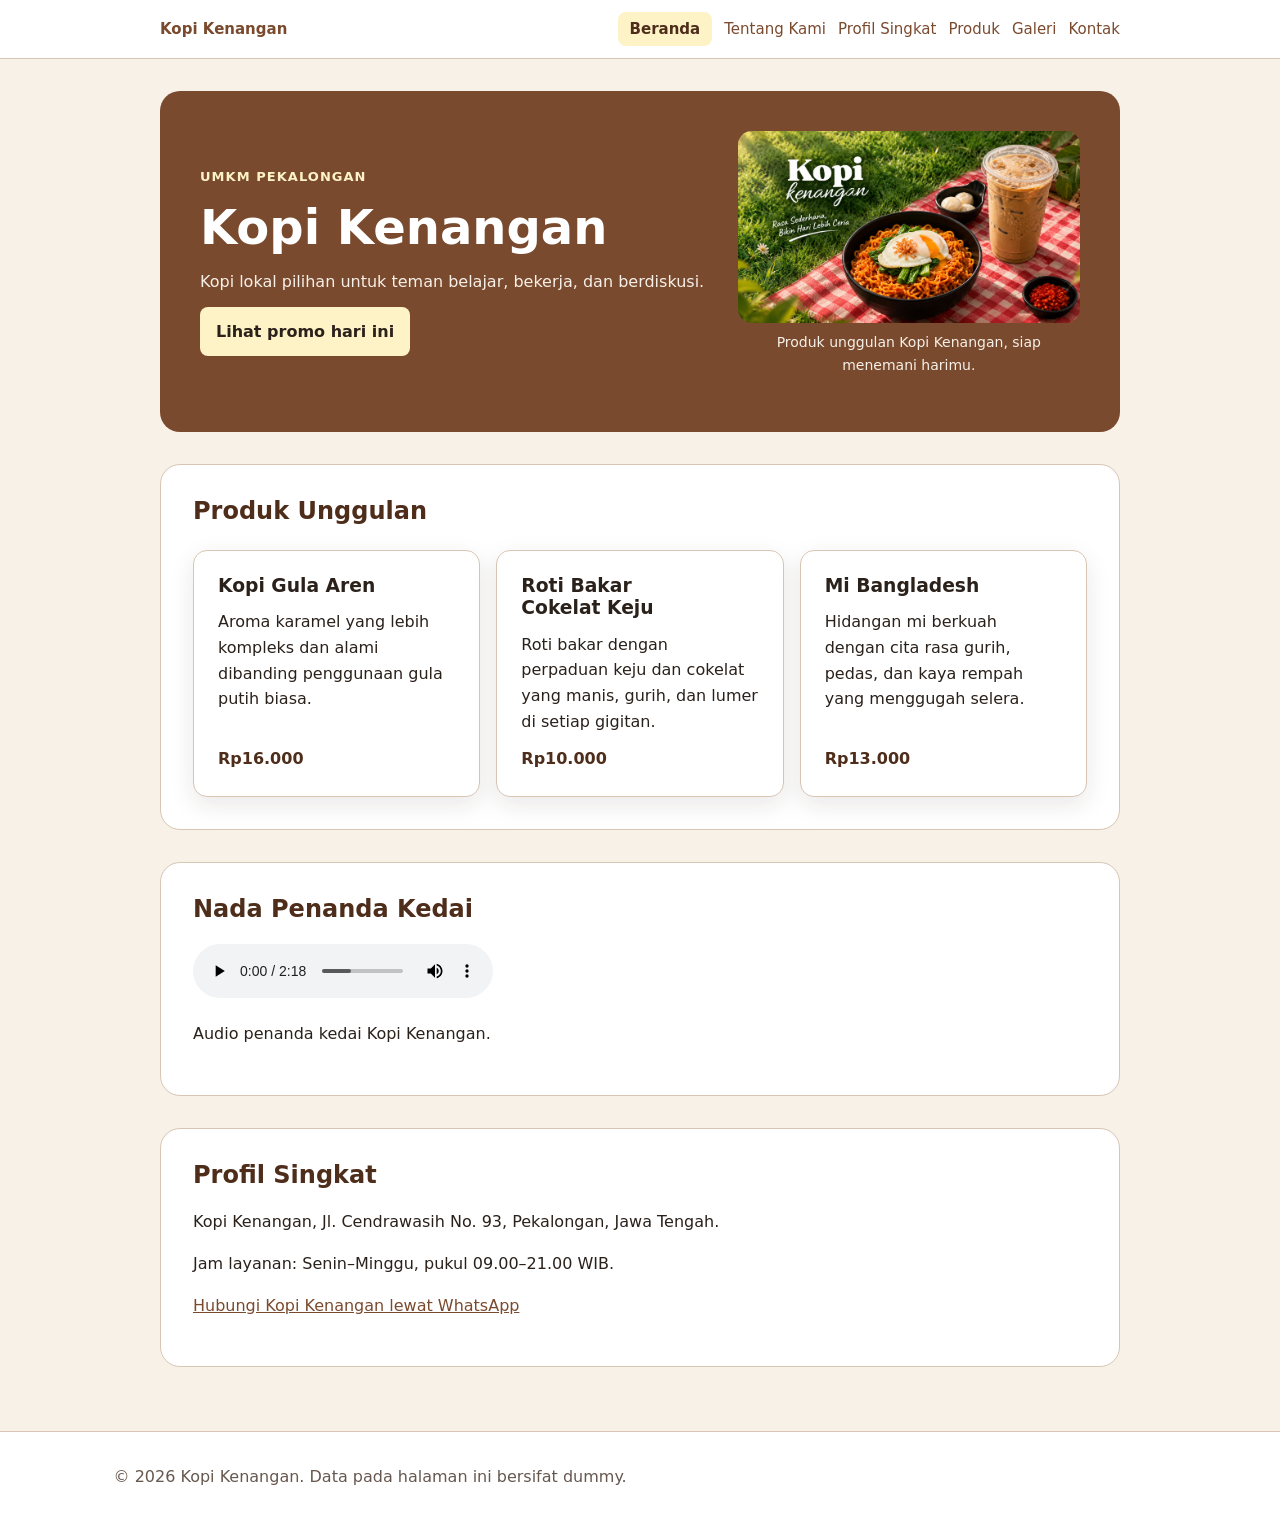
<file: index.html>
<!DOCTYPE html>
<html lang="id">
<head>
    <meta charset="utf-8" />
    <meta name="viewport" content="width=device-width, initial-scale=1" />
    <title>Kopi Kenangan - Website UMKM</title>
    <link rel="stylesheet" href="css/style.css" />
    <link rel="icon" href="data:," />
    <script src="js/nav.js"></script>
</head>
<body>
    <a class="skip-link" href="#konten">Lewati ke konten utama</a>

    <header class="site-header">
        <nav class="nav" aria-label="Navigasi utama">
            <a class="brand" href="index.html">Kopi Kenangan</a>
            <button class="nav-toggle" type="button" aria-expanded="false" aria-controls="menu-utama" aria-label="Buka menu">
                <span class="nav-toggle-bar" aria-hidden="true"></span>
            </button>
            <ul id="menu-utama">
                <li><a aria-current="page" href="index.html">Beranda</a></li>
                <li><a href="tentang.html">Tentang Kami</a></li>
                <li><a href="#profil">Profil Singkat</a></li>
                <li><a href="produk.html">Produk</a></li>
                <li><a href="galeri.html">Galeri</a></li>
                <li><a href="kontak.html">Kontak</a></li>
            </ul>
        </nav>
    </header>

    <main id="konten" class="page">
        <section class="hero" aria-labelledby="hero-title">
            <div class="hero-content">
                <p class="eyebrow">UMKM Pekalongan</p>
                <h1 id="hero-title">Kopi Kenangan</h1>
                <p>Kopi lokal pilihan untuk teman belajar, bekerja, dan berdiskusi.</p>
                <button id="promoButton" type="button">Lihat promo hari ini</button>
            </div>

            <figure class="hero-figure">
                <img
                    class="hero-image"
                    src="assets/images/etalase.png"
                    width="640"
                    height="360"
                    alt="Mi Bangladesh dengan telur, kerupuk, dan es kopi Kenangan disajikan di atas tikar piknik"
                />
                <figcaption>Produk unggulan Kopi Kenangan, siap menemani harimu.</figcaption>
            </figure>
        </section>

        <section aria-labelledby="produk-unggulan-title">
            <h2 id="produk-unggulan-title">Produk Unggulan</h2>

            <div class="product-grid">
                <article class="product-card">
                    <h3>Kopi Gula Aren</h3>
                    <p>Aroma karamel yang lebih kompleks dan alami dibanding penggunaan gula putih biasa.</p>
                    <p class="price">Rp16.000</p>
                </article>

                <article class="product-card">
                    <h3>Roti Bakar Cokelat Keju</h3>
                    <p>Roti bakar dengan perpaduan keju dan cokelat yang manis, gurih, dan lumer di setiap gigitan.</p>
                    <p class="price">Rp10.000</p>
                </article>

                <article class="product-card">
                    <h3>Mi Bangladesh</h3>
                    <p>Hidangan mi berkuah dengan cita rasa gurih, pedas, dan kaya rempah yang menggugah selera.</p>
                    <p class="price">Rp13.000</p>
                </article>
            </div>
        </section>

        <section aria-labelledby="audio-title">
            <h2 id="audio-title">Nada Penanda Kedai</h2>

            <audio controls aria-describedby="audio-note">
                <source src="assets/audio/sound.mp3" type="audio/mpeg">
                Browser Anda tidak mendukung pemutaran audio.
            </audio>

            <p id="audio-note">Audio penanda kedai Kopi Kenangan.</p>
        </section>

        <section id="profil" aria-labelledby="profil-title">
            <h2 id="profil-title">Profil Singkat</h2>
            <p>Kopi Kenangan, Jl. Cendrawasih No. 93, Pekalongan, Jawa Tengah.</p>
            <p>Jam layanan: Senin–Minggu, pukul 09.00–21.00 WIB.</p>
            <p>
                <a href="https://wa.me/6289508997130">Hubungi Kopi Kenangan lewat WhatsApp</a>
            </p>
        </section>
    </main>

    <footer class="site-footer">
        <p>&copy; 2026 Kopi Kenangan. Data pada halaman ini bersifat dummy.</p>
    </footer>

    <script src="js/script.js"></script>
</body>
</html>
</file>
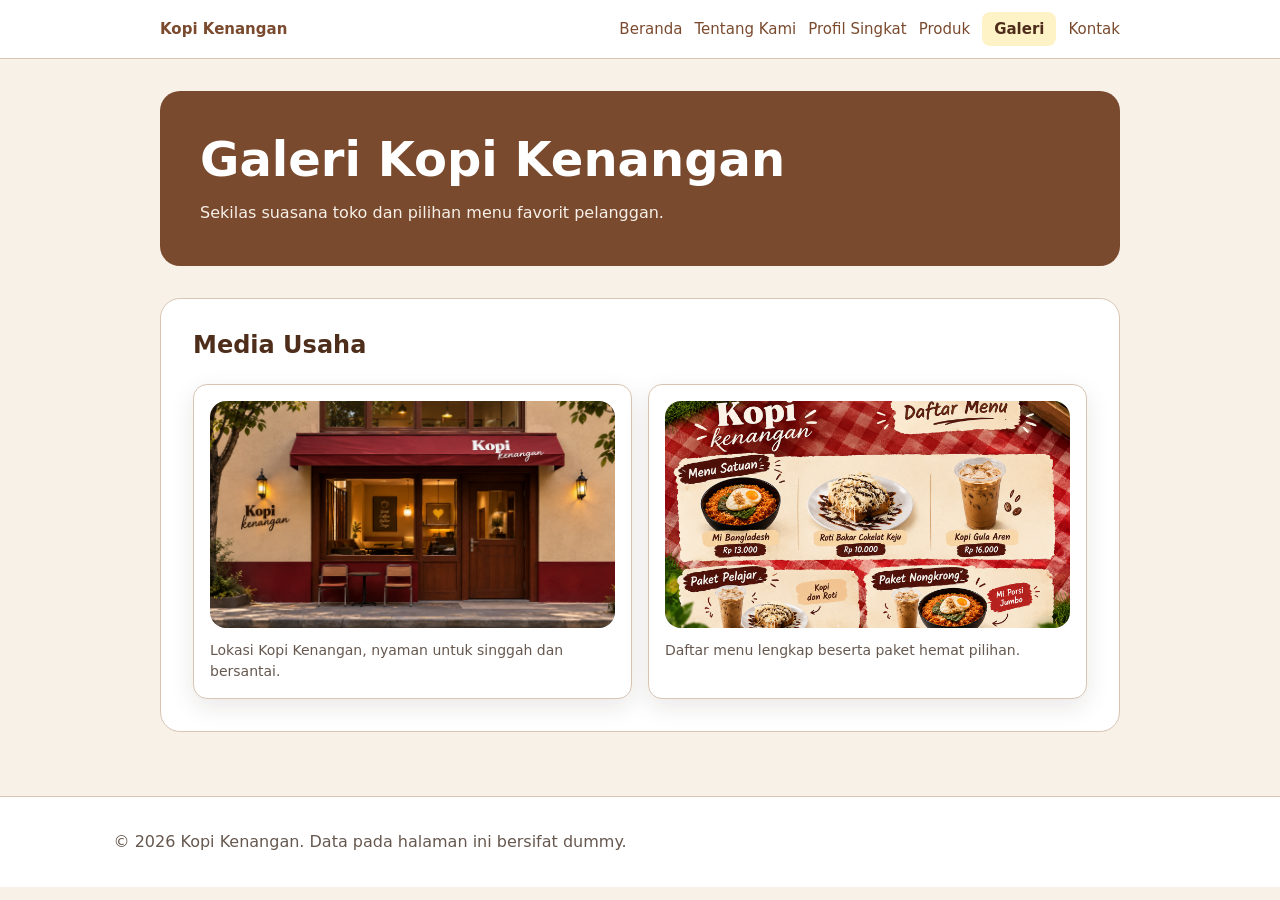
<file: galeri.html>
<!doctype html>
<html lang="id">
<head>
    <meta charset="utf-8" />
    <meta name="viewport" content="width=device-width, initial-scale=1" />
    <title>Galeri Kopi Kenangan - Website UMKM</title>
    <link rel="stylesheet" href="css/style.css" />
    <link rel="icon" href="data:," />
    <script src="js/nav.js"></script>
</head>
<body>
    <a class="skip-link" href="#konten">Lewati ke konten utama</a>

    <header class="site-header">
        <nav class="nav" aria-label="Navigasi utama">
            <a class="brand" href="index.html">Kopi Kenangan</a>
            <button class="nav-toggle" type="button" aria-expanded="false" aria-controls="menu-utama" aria-label="Buka menu">
                <span class="nav-toggle-bar" aria-hidden="true"></span>
            </button>
            <ul id="menu-utama">
                <li><a href="index.html">Beranda</a></li>
                <li><a href="tentang.html">Tentang Kami</a></li>
                <li><a href="index.html#profil">Profil Singkat</a></li>
                <li><a href="produk.html">Produk</a></li>
                <li><a aria-current="page" href="galeri.html">Galeri</a></li>
                <li><a href="kontak.html">Kontak</a></li>
            </ul>
        </nav>
    </header>

    <main id="konten" class="page">
        <section class="hero" aria-labelledby="galeri-title">
            <div class="hero-content">
                <h1 id="galeri-title">Galeri Kopi Kenangan</h1>
                <p>Sekilas suasana toko dan pilihan menu favorit pelanggan.</p>
            </div>
        </section>

        <section aria-labelledby="media-title">
            <h2 id="media-title">Media Usaha</h2>

            <div class="gallery-grid">
                <figure class="media-card">
                    <img
                        src="assets/images/lokasi-toko.png"
                        width="640"
                        height="360"
                        loading="lazy"
                        alt="Tampak depan toko Kopi Kenangan dengan kanopi merah dan meja kursi outdoor"
                    />
                    <figcaption>Lokasi Kopi Kenangan, nyaman untuk singgah dan bersantai.</figcaption>
                </figure>

                <figure class="media-card">
                    <img
                        src="assets/images/daftar-menu.png"
                        width="640"
                        height="360"
                        loading="lazy"
                        alt="Daftar menu Kopi Kenangan berisi Mi Bangladesh, Roti Bakar Cokelat Keju, Kopi Gula Aren, Paket Pelajar, dan Paket Nongkrong"
                    />
                    <figcaption>Daftar menu lengkap beserta paket hemat pilihan.</figcaption>
                </figure>
            </div>
        </section>
    </main>

    <footer class="site-footer">
        <p>&copy; 2026 Kopi Kenangan. Data pada halaman ini bersifat dummy.</p>
    </footer>
</body>
</html>
</file>
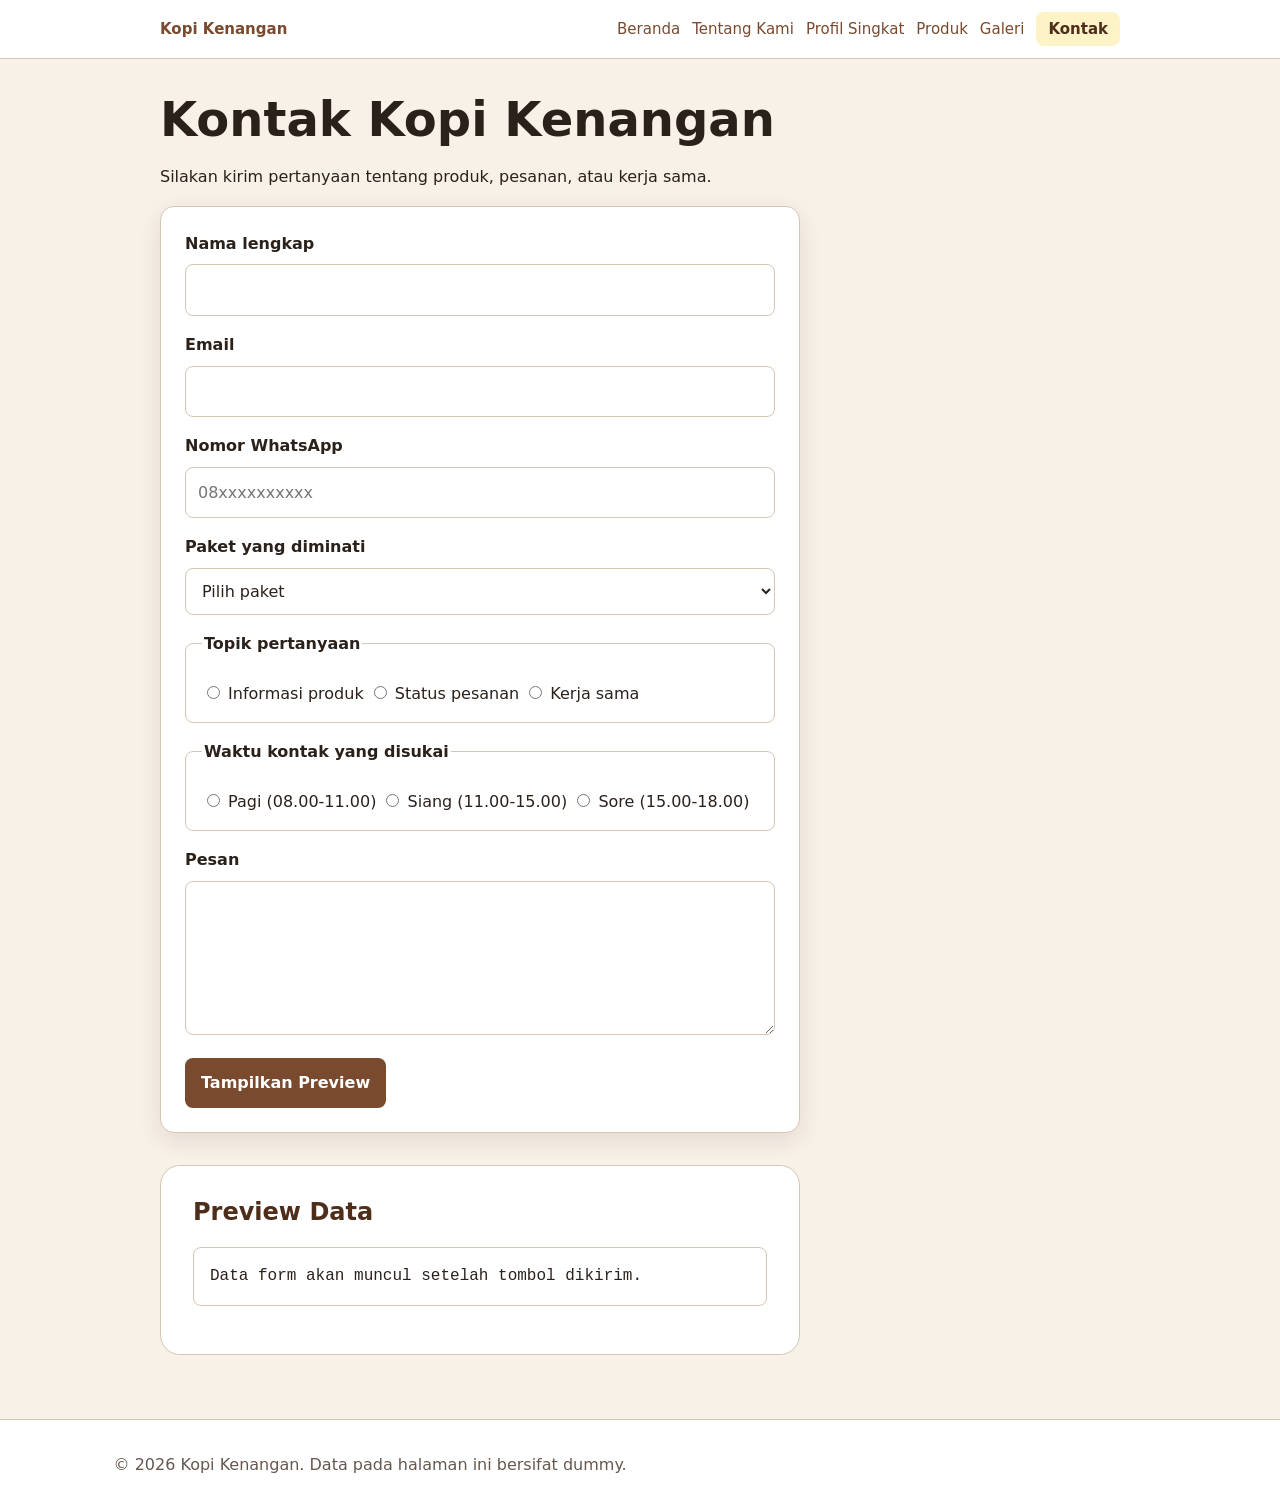
<file: kontak.html>
<!doctype html>
<html lang="id">
  <head>
    <meta charset="utf-8" />
    <meta name="viewport" content="width=device-width, initial-scale=1" />
    <title>Kontak Kopi Kenangan - Website UMKM</title>
    <link rel="stylesheet" href="css/style.css" />
    <link rel="icon" href="data:," />
    <script src="js/nav.js"></script>
    <script src="js/form.js" defer></script>
  </head>

  <body>
    <a class="skip-link" href="#konten">Lewati ke konten utama</a>

    <header class="site-header">
      <nav class="nav" aria-label="Navigasi utama">
        <a class="brand" href="index.html">Kopi Kenangan</a>
        <button class="nav-toggle" type="button" aria-expanded="false" aria-controls="menu-utama" aria-label="Buka menu">
            <span class="nav-toggle-bar" aria-hidden="true"></span>
        </button>
        <ul id="menu-utama">
          <li><a href="index.html">Beranda</a></li>
          <li><a href="tentang.html">Tentang Kami</a></li>
          <li><a href="index.html#profil">Profil Singkat</a></li>
          <li><a href="produk.html">Produk</a></li>
          <li><a href="galeri.html">Galeri</a></li>
          <li><a aria-current="page" href="kontak.html">Kontak</a></li>
        </ul>
      </nav>
    </header>

    <main id="konten" class="page">
      <h1>Kontak Kopi Kenangan</h1>
      <p>Silakan kirim pertanyaan tentang produk, pesanan, atau kerja sama.</p>

      <form id="form-kontak" action="#" method="post">
        <div class="field">
          <label for="nama">Nama lengkap</label>
          <input id="nama" name="nama" type="text" autocomplete="name" required minlength="3" />
        </div>

        <div class="field">
          <label for="email">Email</label>
          <input id="email" name="email" type="email" autocomplete="email" required />
        </div>

        <div class="field">
          <label for="whatsapp">Nomor WhatsApp</label>
          <input id="whatsapp" name="whatsapp" type="tel" autocomplete="tel" inputmode="tel" placeholder="08xxxxxxxxxx" required />
        </div>

        <div class="field">
          <label for="paket">Paket yang diminati</label>
          <select id="paket" name="paket" required>
            <option value="">Pilih paket</option>
            <option value="pelajar">Paket Pelajar</option>
            <option value="nongkrong">Paket Nongkrong</option>
            <option value="satuan">Menu Satuan</option>
          </select>
        </div>

        <fieldset>
          <legend>Topik pertanyaan</legend>
          <label><input type="radio" name="topik" value="produk" required /> Informasi produk</label>
          <label><input type="radio" name="topik" value="pesanan" /> Status pesanan</label>
          <label><input type="radio" name="topik" value="kerja-sama" /> Kerja sama</label>
        </fieldset>

        <fieldset>
          <legend>Waktu kontak yang disukai</legend>
          <label><input type="radio" name="waktu-kontak" value="pagi" required /> Pagi (08.00-11.00)</label>
          <label><input type="radio" name="waktu-kontak" value="siang" /> Siang (11.00-15.00)</label>
          <label><input type="radio" name="waktu-kontak" value="sore" /> Sore (15.00-18.00)</label>
        </fieldset>

        <div class="field">
          <label for="pesan">Pesan</label>
          <textarea id="pesan" name="pesan" rows="5" required minlength="10"></textarea>
        </div>

        <div class="form-actions">
          <button type="submit">Tampilkan Preview</button>
        </div>
      </form>

      <section aria-labelledby="preview-title">
        <h2 id="preview-title">Preview Data</h2>
        <pre id="preview-form" aria-live="polite">Data form akan muncul setelah tombol dikirim.</pre>
      </section>
    </main>

    <footer class="site-footer">
      <p>&copy; 2026 Kopi Kenangan. Data pada halaman ini bersifat dummy.</p>
    </footer>
  </body>
</html>
</file>
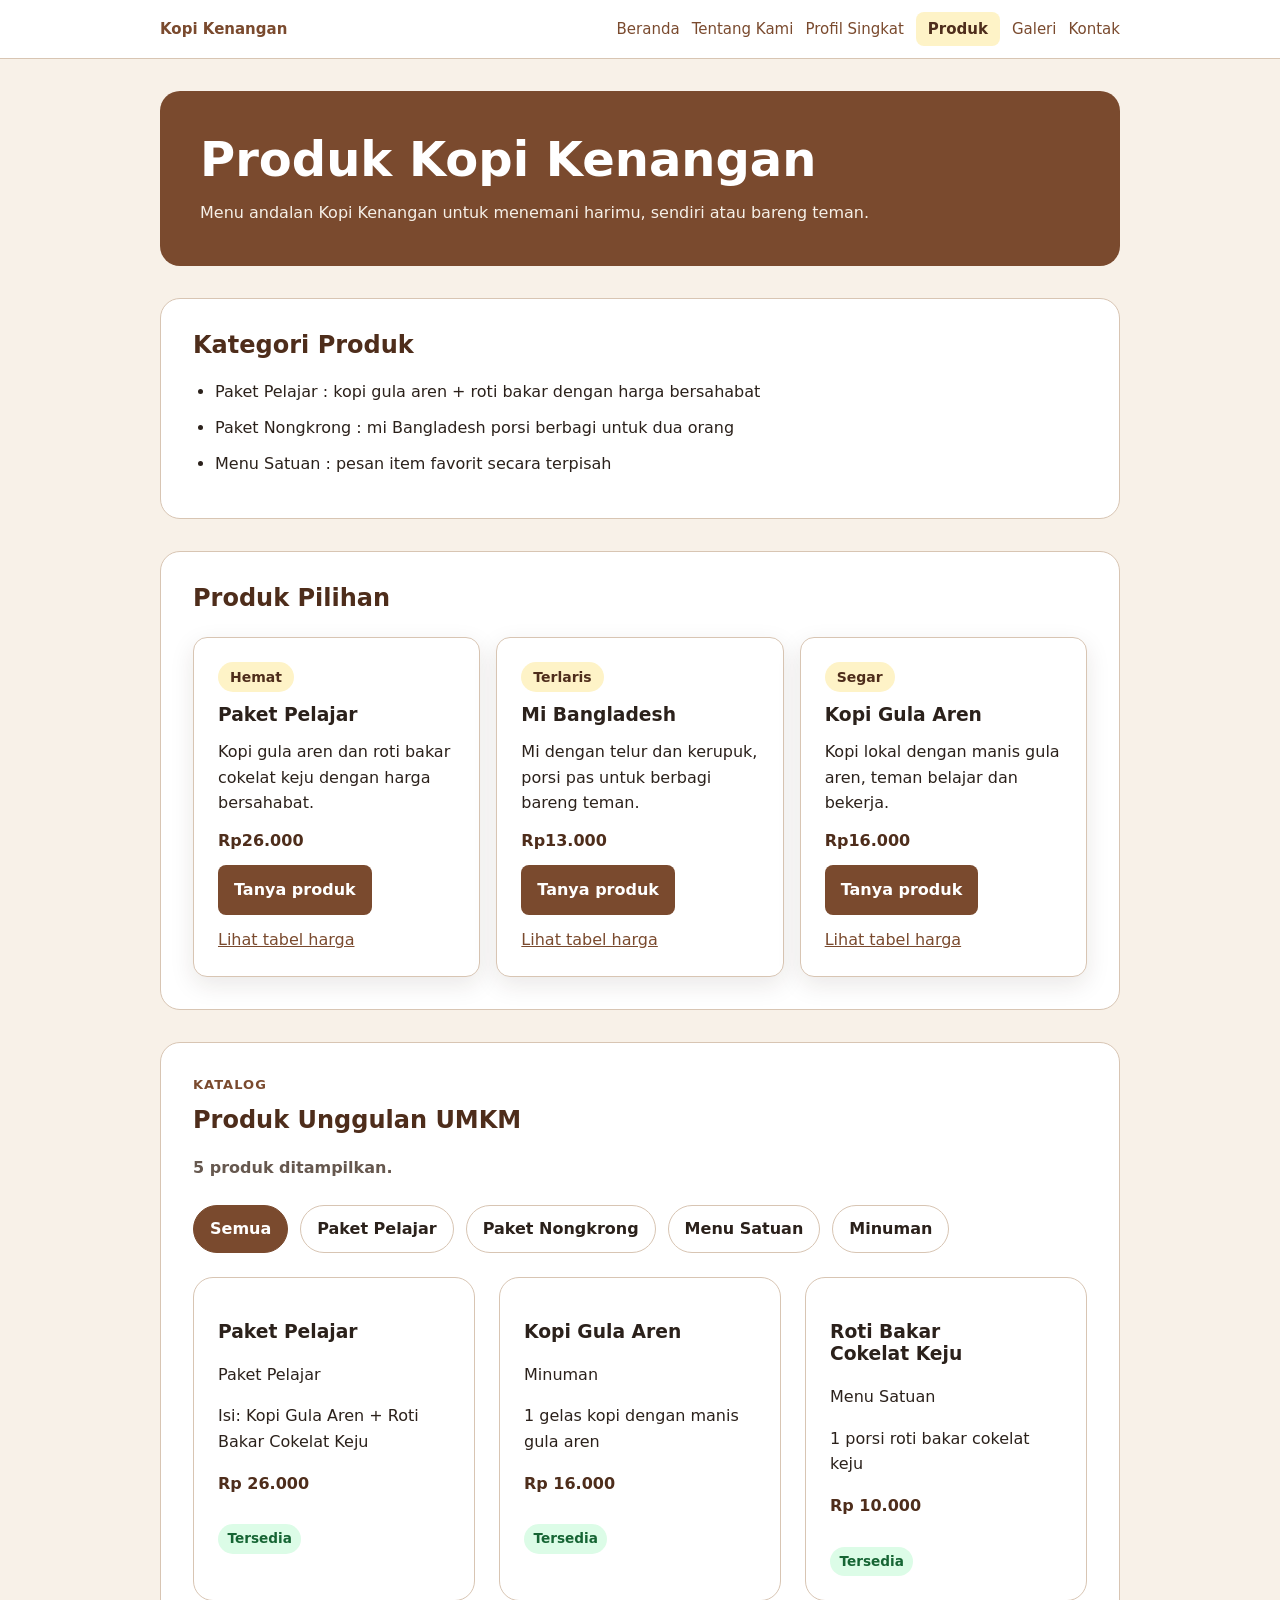
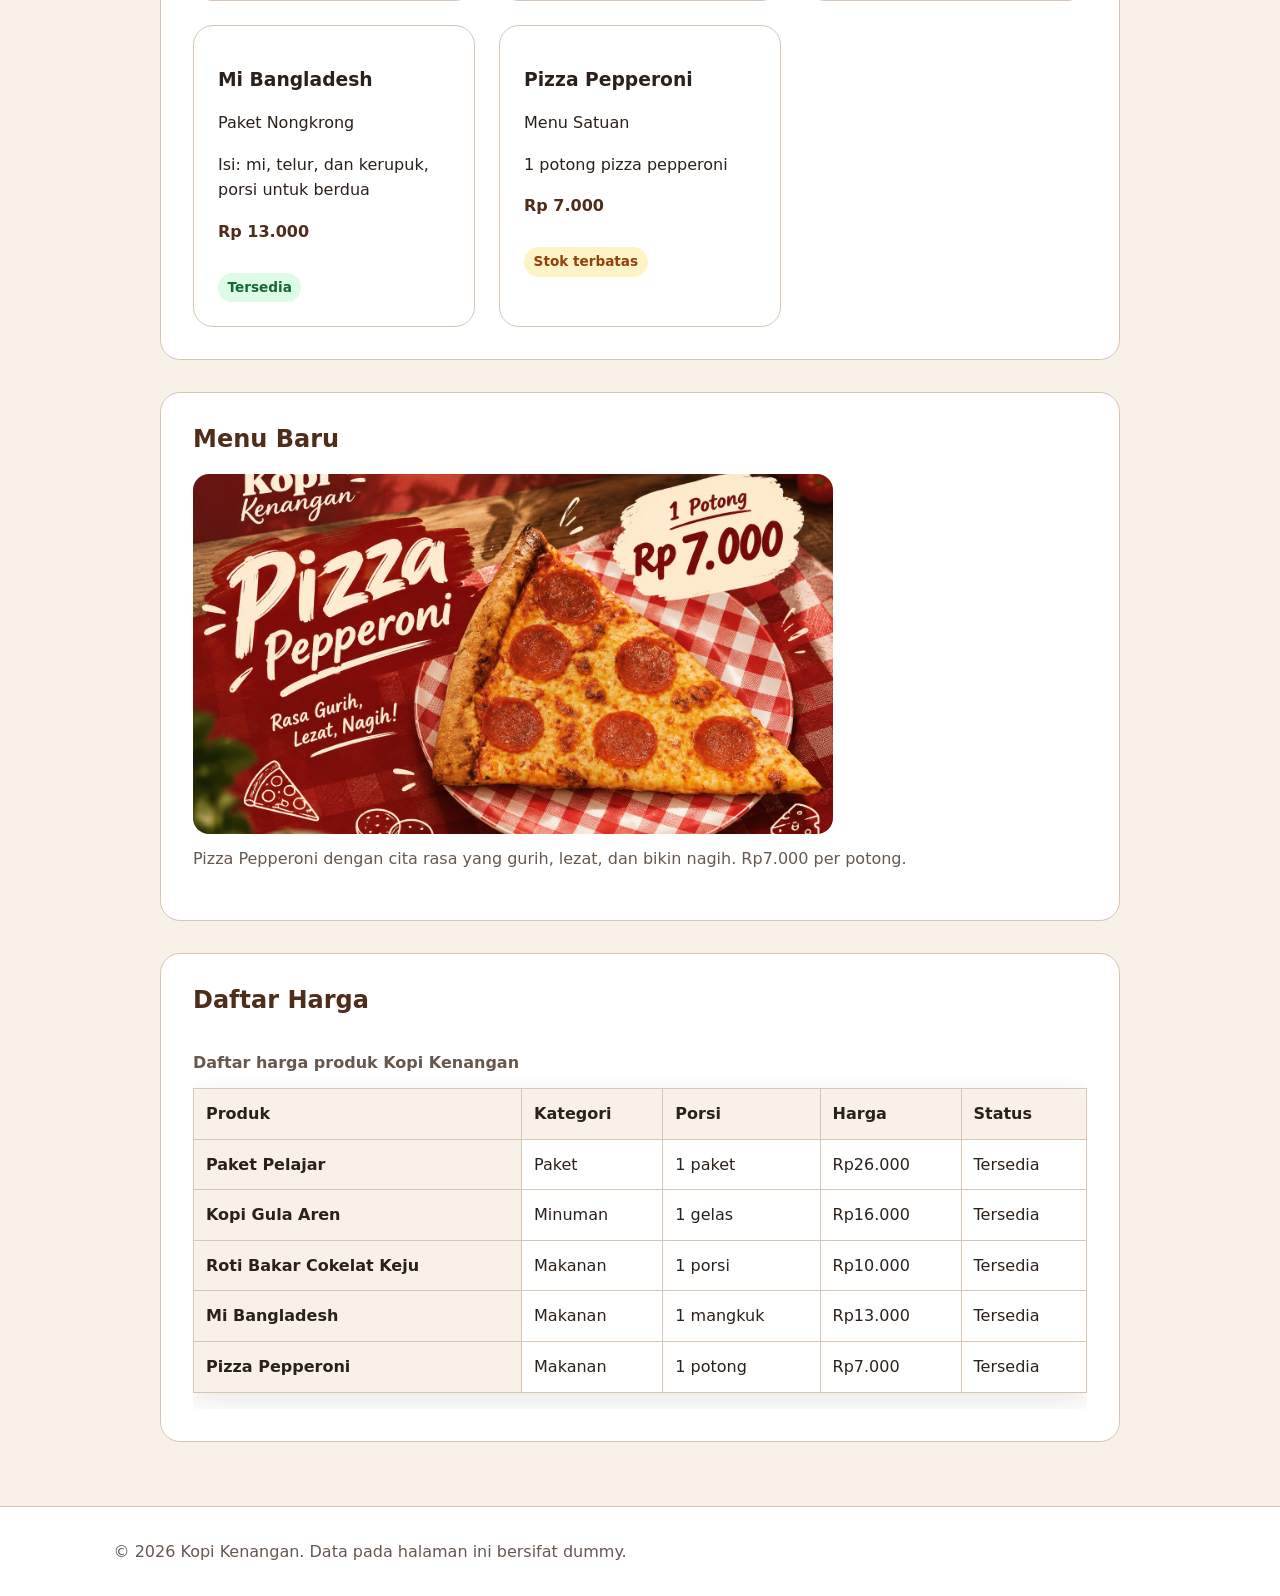
<file: produk.html>
<!doctype html>
<html lang="id">
  <head>
    <meta charset="utf-8" />
    <meta name="viewport" content="width=device-width, initial-scale=1" />
    <title>Produk Kopi Kenangan - Website UMKM</title>
    <link rel="stylesheet" href="css/style.css" />
    <link rel="icon" href="data:," />
    <script src="js/nav.js"></script>
    <script src="js/app.js" defer></script>
  </head>
  <body>
    <a class="skip-link" href="#konten">Lewati ke konten utama</a>
    <header class="site-header">
      <nav class="nav" aria-label="Navigasi utama">
        <a class="brand" href="index.html">Kopi Kenangan</a>
        <button class="nav-toggle" type="button" aria-expanded="false" aria-controls="menu-utama" aria-label="Buka menu">
          <span class="nav-toggle-bar" aria-hidden="true"></span>
        </button>
        <ul id="menu-utama">
          <li><a href="index.html">Beranda</a></li>
          <li><a href="tentang.html">Tentang Kami</a></li>
          <li><a href="index.html#profil">Profil Singkat</a></li>
          <li><a aria-current="page" href="produk.html">Produk</a></li>
          <li><a href="galeri.html">Galeri</a></li>
          <li><a href="kontak.html">Kontak</a></li>
        </ul>
      </nav>
    </header>
    <main id="konten" class="page">
      <section class="hero" aria-labelledby="produk-title">
        <div class="hero-content">
          <h1 id="produk-title">Produk Kopi Kenangan</h1>
          <p>Menu andalan Kopi Kenangan untuk menemani harimu, sendiri atau bareng teman.</p>
        </div>
      </section>

      <section aria-labelledby="kategori-title">
        <h2 id="kategori-title">Kategori Produk</h2>
        <ul>
          <li>Paket Pelajar : kopi gula aren + roti bakar dengan harga bersahabat</li>
          <li>Paket Nongkrong : mi Bangladesh porsi berbagi untuk dua orang</li>
          <li>Menu Satuan : pesan item favorit secara terpisah</li>
        </ul>
      </section>

      <section aria-labelledby="produk-pilihan-title">
        <h2 id="produk-pilihan-title">Produk Pilihan</h2>
        <div class="product-grid">
          <article class="product-card">
            <span class="product-badge">Hemat</span>
            <h3>Paket Pelajar</h3>
            <p>Kopi gula aren dan roti bakar cokelat keju dengan harga bersahabat.</p>
            <p class="price">Rp26.000</p>
            <div class="card-actions">
              <a class="button" href="kontak.html">Tanya produk</a>
              <a href="#harga-title">Lihat tabel harga</a>
            </div>
          </article>

          <article class="product-card">
            <span class="product-badge">Terlaris</span>
            <h3>Mi Bangladesh</h3>
            <p>Mi dengan telur dan kerupuk, porsi pas untuk berbagi bareng teman.</p>
            <p class="price">Rp13.000</p>
            <div class="card-actions">
              <a class="button" href="kontak.html">Tanya produk</a>
              <a href="#harga-title">Lihat tabel harga</a>
            </div>
          </article>

          <article class="product-card">
            <span class="product-badge">Segar</span>
            <h3>Kopi Gula Aren</h3>
            <p>Kopi lokal dengan manis gula aren, teman belajar dan bekerja.</p>
            <p class="price">Rp16.000</p>
            <div class="card-actions">
              <a class="button" href="kontak.html">Tanya produk</a>
              <a href="#harga-title">Lihat tabel harga</a>
            </div>
          </article>
        </div>
      </section>

      <section class="section" aria-labelledby="produk-katalog-title">
        <div class="section-header">
          <p class="eyebrow">Katalog</p>
          <h2 id="produk-katalog-title">Produk Unggulan UMKM</h2>
          <p id="produk-status" class="produk-status">Produk belum dimuat.</p>
        </div>

        <div class="filter-bar" aria-label="Filter kategori produk">
          <button type="button" class="filter-button is-active" data-filter="Semua">Semua</button>
          <button type="button" class="filter-button" data-filter="Paket Pelajar">Paket Pelajar</button>
          <button type="button" class="filter-button" data-filter="Paket Nongkrong">Paket Nongkrong</button>
          <button type="button" class="filter-button" data-filter="Menu Satuan">Menu Satuan</button>
          <button type="button" class="filter-button" data-filter="Minuman">Minuman</button>
        </div>

        <div id="produk-grid" class="js-product-grid" aria-live="polite"></div>
      </section>

      <section aria-labelledby="menu-baru-title">
        <h2 id="menu-baru-title">Menu Baru</h2>
        <figure>
          <img
            src="assets/images/pizza-pepperoni.jpg"
            width="640"
            height="360"
            alt="Sepotong pizza pepperoni dengan taburan keju dan pepperoni di atas piring bermotif kotak merah putih"
          />
          <figcaption>Pizza Pepperoni dengan cita rasa yang gurih, lezat, dan bikin nagih. Rp7.000 per potong.</figcaption>
        </figure>
      </section>

      <section aria-labelledby="harga-title">
        <h2 id="harga-title">Daftar Harga</h2>
        <div class="table-scroll" role="region" aria-labelledby="daftar-harga-caption" tabindex="0">
          <table>
            <caption id="daftar-harga-caption">Daftar harga produk Kopi Kenangan</caption>
            <thead>
              <tr>
                <th scope="col">Produk</th>
                <th scope="col">Kategori</th>
                <th scope="col">Porsi</th>
                <th scope="col">Harga</th>
                <th scope="col">Status</th>
              </tr>
            </thead>
            <tbody>
              <tr>
                <th scope="row">Paket Pelajar</th>
                <td>Paket</td>
                <td>1 paket</td>
                <td>Rp26.000</td>
                <td>Tersedia</td>
              </tr>
              <tr>
                <th scope="row">Kopi Gula Aren</th>
                <td>Minuman</td>
                <td>1 gelas</td>
                <td>Rp16.000</td>
                <td>Tersedia</td>
              </tr>
              <tr>
                <th scope="row">Roti Bakar Cokelat Keju</th>
                <td>Makanan</td>
                <td>1 porsi</td>
                <td>Rp10.000</td>
                <td>Tersedia</td>
              </tr>
              <tr>
                <th scope="row">Mi Bangladesh</th>
                <td>Makanan</td>
                <td>1 mangkuk</td>
                <td>Rp13.000</td>
                <td>Tersedia</td>
              </tr>
              <tr>
                <th scope="row">Pizza Pepperoni</th>
                <td>Makanan</td>
                <td>1 potong</td>
                <td>Rp7.000</td>
                <td>Tersedia</td>
              </tr>
            </tbody>
          </table>
        </div>
      </section>
    </main>
    <footer class="site-footer">
      <p>&copy; 2026 Kopi Kenangan. Data pada halaman ini bersifat dummy.</p>
    </footer>
  </body>
</html>
</file>
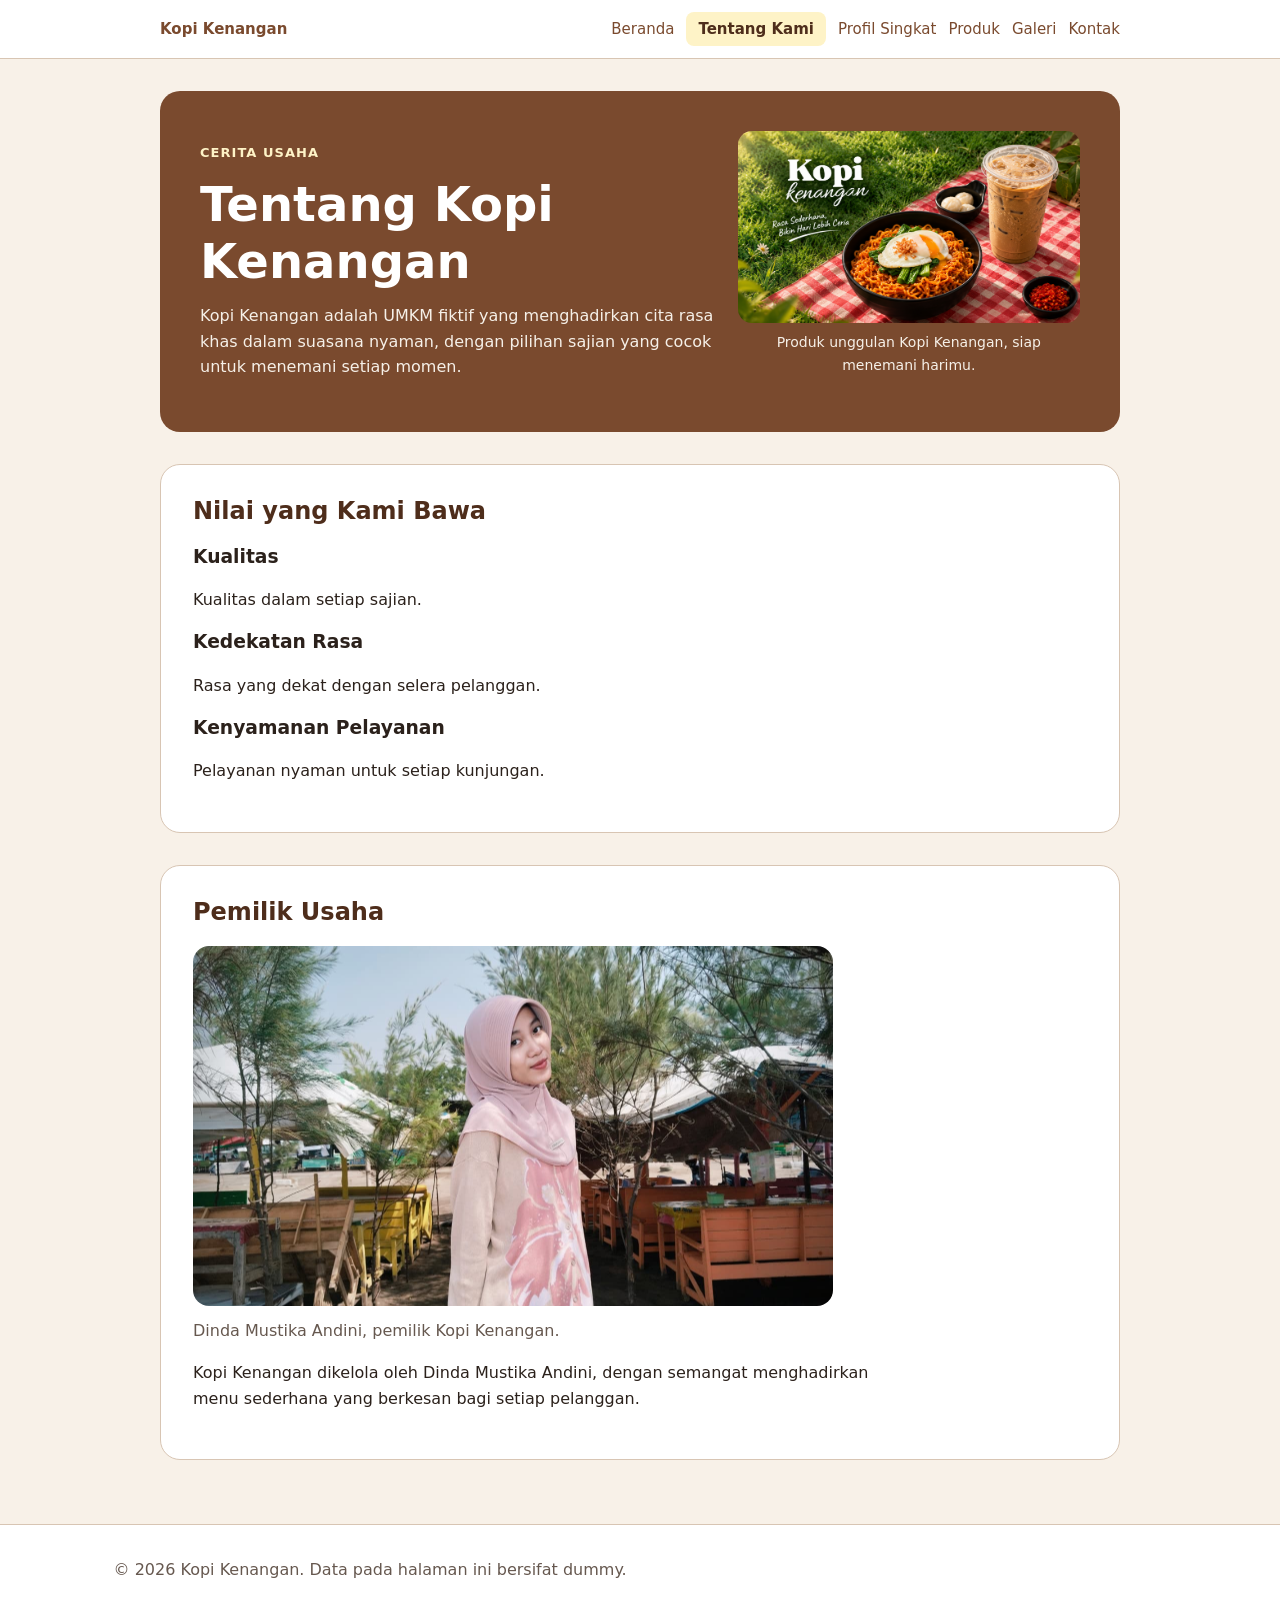
<file: tentang.html>
<!doctype html>
<html lang="id">
<head>
    <meta charset="utf-8" />
    <meta name="viewport" content="width=device-width, initial-scale=1" />
    <title>Tentang Kopi Kenangan - Website UMKM</title>
    <link rel="stylesheet" href="css/style.css" />
    <link rel="icon" href="data:," />
    <script src="js/nav.js"></script>
</head>
<body>
    <a class="skip-link" href="#konten">Lewati ke konten utama</a>

    <header class="site-header">
        <nav class="nav" aria-label="Navigasi utama">
            <a class="brand" href="index.html">Kopi Kenangan</a>
            <button class="nav-toggle" type="button" aria-expanded="false" aria-controls="menu-utama" aria-label="Buka menu">
                <span class="nav-toggle-bar" aria-hidden="true"></span>
            </button>
            <ul id="menu-utama">
                <li><a href="index.html">Beranda</a></li>
                <li><a aria-current="page" href="tentang.html">Tentang Kami</a></li>
                <li><a href="index.html#profil">Profil Singkat</a></li>
                <li><a href="produk.html">Produk</a></li>
                <li><a href="galeri.html">Galeri</a></li>
                <li><a href="kontak.html">Kontak</a></li>
            </ul>
        </nav>
    </header>

    <main id="konten" class="page">
        <section class="hero" aria-labelledby="tentang-title">
            <div class="hero-content">
                <p class="eyebrow">Cerita Usaha</p>
                <h1 id="tentang-title">Tentang Kopi Kenangan</h1>
                <p>
                    Kopi Kenangan adalah UMKM fiktif yang menghadirkan cita rasa khas
                    dalam suasana nyaman, dengan pilihan sajian yang cocok untuk
                    menemani setiap momen.
                </p>
            </div>

            <figure>
                <img
                    class="hero-image"
                    src="assets/images/etalase.png"
                    width="640"
                    height="360"
                    alt="Mi Bangladesh dengan telur, kerupuk, dan es kopi Kenangan disajikan di atas tikar piknik"
                />
                <figcaption>Produk unggulan Kopi Kenangan, siap menemani harimu.</figcaption>
            </figure>
        </section>

        <section aria-labelledby="nilai-title">
            <h2 id="nilai-title">Nilai yang Kami Bawa</h2>

            <article>
                <h3>Kualitas</h3>
                <p>Kualitas dalam setiap sajian.</p>
            </article>

            <article>
                <h3>Kedekatan Rasa</h3>
                <p>Rasa yang dekat dengan selera pelanggan.</p>
            </article>

            <article>
                <h3>Kenyamanan Pelayanan</h3>
                <p>Pelayanan nyaman untuk setiap kunjungan.</p>
            </article>
        </section>

        <section aria-labelledby="owner-title">
            <h2 id="owner-title">Pemilik Usaha</h2>

            <figure>
                <img
                    src="assets/images/owner.jpg"
                    width="640"
                    height="360"
                    loading="lazy"
                    alt="Foto pemilik Kopi Kenangan mengenakan hijab dan outfit casual di area outdoor"
                />
                <figcaption>Dinda Mustika Andini, pemilik Kopi Kenangan.</figcaption>
            </figure>

            <p>
                Kopi Kenangan dikelola oleh Dinda Mustika Andini, dengan semangat
                menghadirkan menu sederhana yang berkesan bagi setiap pelanggan.
            </p>
        </section>
    </main>

    <footer class="site-footer">
        <p>&copy; 2026 Kopi Kenangan. Data pada halaman ini bersifat dummy.</p>
    </footer>
</body>
</html>
</file>
<file: css/style.css>
:root {
  --color-primary: #7a4a2e;
  --color-primary-strong: #4e2d1b;
  --color-text: #2b211b;
  --color-muted: #66584f;
  --color-surface: #ffffff;
  --color-surface-soft: #f8f1e8;
  --color-border: #d8c5b3;
  --color-focus: #1459c7;
  --color-accent: #fef3c7;
  --color-accent-strong: #fde68a;

  --space-1: 0.5rem;
  --space-2: 0.75rem;
  --space-3: 1rem;
  --space-4: 1.5rem;
  --space-5: 2rem;
  --space-6: 2.5rem;

  --radius-sm: 0.5rem;
  --radius-md: 0.875rem;
  --radius-lg: 1.25rem;

  --shadow-card: 0 0.5rem 1.5rem rgb(47 33 24 / 0.1);
}

*,
*::before,
*::after {
  box-sizing: border-box;
}

html {
  color-scheme: light;
}

body {
  margin: 0;
  color: var(--color-text);
  background: var(--color-surface-soft);
  font-family: system-ui, -apple-system, BlinkMacSystemFont, "Segoe UI", sans-serif;
  font-size: 1rem;
  line-height: 1.6;
}

input,
select,
textarea,
button {
  font: inherit;
}

img {
  display: block;
  max-width: 100%;
  height: auto;
}

.hero-image {
  width: 100%;
  max-width: 640px;
  border-radius: var(--radius-md);
}

a {
  color: var(--color-primary);
}

a:hover {
  color: var(--color-primary-strong);
}

.site-header,
.site-footer {
  padding: var(--space-3) var(--space-4);
  background: var(--color-surface);
  border-bottom: 1px solid var(--color-border);
}

.site-footer {
  margin-top: var(--space-5);
  color: var(--color-muted);
  text-align: center;
  border-top: 1px solid var(--color-border);
  border-bottom: 0;
}

.nav,
.page {
  width: min(100% - 2rem, 60rem);
  margin-inline: auto;
}

.nav {
  display: flex;
  flex-direction: column;
  gap: var(--space-3);
  align-items: flex-start;
}

.brand {
  display: inline-block;
  color: var(--color-text);
  font-weight: 800;
  text-decoration: none;
}

.nav ul {
  display: flex;
  flex-direction: column;
  gap: var(--space-2);
  flex-wrap: wrap;
  padding: 0;
  margin: 0;
  list-style: none;
}

.nav li {
  margin: 0;
}

.nav a {
  color: var(--color-primary);
  font-size: 15px;
  text-decoration: none;
}

.nav a:hover {
  text-decoration: underline;
}

.nav a[aria-current="page"] {
  padding: var(--space-1) var(--space-2);
  color: var(--color-primary-strong);
  font-weight: 700;
  text-decoration: none;
  background: var(--color-accent);
  border-radius: var(--radius-sm);
}

.js .nav {
  flex-direction: row;
  flex-wrap: wrap;
  align-items: center;
  justify-content: space-between;
}

.nav-toggle {
  display: none;
  align-items: center;
  justify-content: center;
  width: 2.75rem;
  height: 2.75rem;
  padding: 0;
  background: transparent;
  border: 1px solid var(--color-border);
  border-radius: var(--radius-sm);
}

.nav-toggle:hover {
  background: var(--color-accent);
}

.js .nav-toggle {
  display: inline-flex;
}

.nav-toggle-bar,
.nav-toggle-bar::before,
.nav-toggle-bar::after {
  display: block;
  width: 1.25rem;
  height: 2px;
  background: var(--color-primary-strong);
  border-radius: 2px;
  transition: transform 0.2s ease, background 0.2s ease;
}

.nav-toggle-bar {
  position: relative;
}

.nav-toggle-bar::before,
.nav-toggle-bar::after {
  position: absolute;
  left: 0;
  content: "";
}

.nav-toggle-bar::before {
  top: -6px;
}

.nav-toggle-bar::after {
  top: 6px;
}

.nav-toggle[aria-expanded="true"] .nav-toggle-bar {
  background: transparent;
}

.nav-toggle[aria-expanded="true"] .nav-toggle-bar::before {
  transform: translateY(6px) rotate(45deg);
}

.nav-toggle[aria-expanded="true"] .nav-toggle-bar::after {
  transform: translateY(-6px) rotate(-45deg);
}

.js .nav ul {
  display: none;
  width: 100%;
}

.js .nav ul.is-open {
  display: flex;
}

.page {
  padding-block: var(--space-5);
}

.hero {
  display: grid;
  grid-template-columns: 1fr;
  gap: var(--space-4);
  align-items: center;
  padding: var(--space-6);
  color: var(--color-surface);
  background: var(--color-primary);
  border-radius: var(--radius-lg);
}

.hero-content {
  display: flex;
  flex-direction: column;
  align-items: flex-start;
  gap: var(--space-2);
}

.hero-content:only-child {
  grid-column: 1 / -1;
}

h1,
h2,
h3 {
  line-height: 1.2;
  text-wrap: balance;
}

h1 {
  margin: 0 0 16px;
  color: var(--color-text);
  font-size: clamp(2rem, 6vw, 3rem);
}

h2 {
  margin-top: 0;
  color: var(--color-primary-strong);
  font-size: 24px;
}

p,
li {
  max-width: 68ch;
}

.eyebrow {
  margin: 0 0 10px;
  color: var(--color-primary);
  font-size: 13px;
  font-weight: 800;
  letter-spacing: 0.08em;
  text-transform: uppercase;
}

.hero .eyebrow {
  color: var(--color-accent);
}

.hero h1 {
  margin: 0;
  color: var(--color-surface);
}

.hero p {
  margin: 0;
  color: #f6f0e8;
}

.page img {
  aspect-ratio: 16 / 9;
  object-fit: cover;
  object-position: center;
  margin: var(--space-3) 0 var(--space-2);
  border-radius: 16px;
}

.hero img {
  margin: 0;
  aspect-ratio: auto;
  border-radius: 14px;
  object-fit: contain;
}

.hero figure {
  margin: 0;
  align-self: center;
}

.hero figcaption {
  margin-top: 8px;
  color: #f6f0e8;
  font-size: 14px;
  text-align: center;
}

.page figure:not(.media-card) {
  margin-block: 0;
}

.page figure:not(.media-card) figcaption {
  margin-bottom: var(--space-3);
}

.page > section:not(.hero) {
  padding: var(--space-5);
  margin-top: var(--space-5);
  background: var(--color-surface);
  border: 1px solid var(--color-border);
  border-radius: var(--radius-lg);
}

.page > section:not(.hero) ul {
  padding-left: 22px;
  margin-bottom: 0;
}

.page > section:not(.hero) li {
  margin-bottom: 10px;
}

.section-header {
  margin-bottom: var(--space-4);
}

.product-card,
.media-card,
form {
  margin-block: var(--space-3);
  padding: var(--space-3);
  background: var(--color-surface);
  border: 1px solid var(--color-border);
  border-radius: var(--radius-md);
  box-shadow: var(--shadow-card);
}

figure {
  margin-inline: 0;
}

figcaption,
caption {
  color: var(--color-muted);
}

table {
  width: 100%;
  margin-block: var(--space-3);
  background: var(--color-surface);
  border: 1px solid var(--color-border);
  border-collapse: collapse;
  box-shadow: var(--shadow-card);
}

.table-scroll {
  max-width: 100%;
  overflow-x: auto;
}

.table-scroll:focus-visible {
  outline: 3px solid var(--color-focus);
  outline-offset: 3px;
}

.table-scroll table {
  min-width: 40rem;
}

caption {
  margin-bottom: var(--space-2);
  font-weight: 700;
  text-align: left;
}

th,
td {
  padding: var(--space-2);
  text-align: left;
  border: 1px solid var(--color-border);
}

th {
  background: var(--color-surface-soft);
}

.product-grid,
.gallery-grid {
  display: grid;
  grid-template-columns: 1fr;
  gap: var(--space-3);
  margin-top: var(--space-4);
}

.product-grid .product-card,
.gallery-grid .media-card {
  margin-block: 0;
}

.product-card {
  display: flex;
  flex-direction: column;
  gap: var(--space-2);
  padding: var(--space-4);
}

.product-card h3,
.product-card p {
  margin: 0;
}

.product-card .price {
  margin-top: auto;
}

.price {
  color: var(--color-primary-strong);
  font-weight: 800;
}

.product-badge {
  align-self: flex-start;
  padding: 0.25rem var(--space-2);
  color: var(--color-primary-strong);
  font-size: 0.875rem;
  font-weight: 800;
  background: var(--color-accent);
  border-radius: 999px;
}

.card-actions,
.form-actions {
  display: flex;
  flex-wrap: wrap;
  gap: var(--space-2);
  align-items: center;
}

.card-actions {
  margin-top: auto;
}

.media-card img {
  margin: 0 0 var(--space-2);
}

.media-card figcaption {
  font-size: 14px;
  line-height: 1.5;
}

.js-product-grid {
  display: grid;
  grid-template-columns: repeat(auto-fit, minmax(14rem, 1fr));
  gap: var(--space-4);
}

.js-product-card {
  padding: var(--space-4);
  border: 1px solid var(--color-border);
  border-radius: var(--radius-lg);
  background: var(--color-surface);
}

.stock-badge {
  display: inline-flex;
  margin-block-start: var(--space-2);
  padding: 0.25rem 0.6rem;
  border-radius: 999px;
  font-size: 0.85rem;
  font-weight: 700;
  background: #dcfce7;
  color: #166534;
}

.stock-badge.warning {
  background: #fef3c7;
  color: #92400e;
}

.stock-badge.empty {
  background: #fee2e2;
  color: #991b1b;
}

.produk-status {
  color: var(--color-muted);
  font-weight: 600;
}

.filter-bar {
  display: flex;
  flex-wrap: wrap;
  gap: 0.75rem;
  margin-block: 1rem 1.5rem;
}

.filter-button {
  padding: 0.65rem 1rem;
  color: var(--color-text);
  font-weight: 700;
  background: var(--color-surface);
  border: 1px solid var(--color-border);
  border-radius: 999px;
  cursor: pointer;
}

.filter-button:hover,
.filter-button:focus-visible {
  color: var(--color-primary-strong);
  background: var(--color-accent);
  border-color: var(--color-primary);
}

.filter-button.is-active {
  color: var(--color-surface);
  background: var(--color-primary);
  border-color: var(--color-primary);
}

.filter-button.is-active:hover,
.filter-button.is-active:focus-visible {
  color: var(--color-surface);
  background: var(--color-primary-strong);
  border-color: var(--color-primary-strong);
}

.empty-state {
  grid-column: 1 / -1;
  padding: var(--space-3);
  color: var(--color-muted);
  background: var(--color-surface);
  border: 1px dashed var(--color-border);
  border-radius: var(--radius-md);
}

.button,
button {
  display: inline-block;
  padding: var(--space-2) var(--space-3);
  color: var(--color-surface);
  font-weight: 700;
  text-decoration: none;
  cursor: pointer;
  background: var(--color-primary);
  border: 0;
  border-radius: var(--radius-sm);
}

.button:hover,
button:hover {
  color: var(--color-surface);
  background: var(--color-primary-strong);
}

.hero button {
  color: var(--color-text);
  background: var(--color-accent);
}

.hero button:hover {
  color: var(--color-text);
  background: var(--color-accent-strong);
}

.skip-link {
  position: absolute;
  top: -5rem;
  left: var(--space-3);
  padding: var(--space-2) var(--space-3);
  color: var(--color-surface);
  background: var(--color-text);
}

.skip-link:focus {
  top: var(--space-3);
}

:focus-visible {
  outline: 3px solid var(--color-focus);
  outline-offset: 3px;
}

.field {
  margin-bottom: var(--space-3);
}

.field label,
legend {
  display: block;
  margin-bottom: var(--space-1);
  font-weight: 700;
}

.field input,
.field select,
.field textarea {
  width: 100%;
  padding: var(--space-2);
  color: inherit;
  background: var(--color-surface);
  border: 1px solid var(--color-border);
  border-radius: var(--radius-sm);
}

input[type="radio"],
input[type="checkbox"] {
  width: auto;
}

fieldset {
  min-width: 0;
  margin: 0 0 var(--space-3);
  padding: var(--space-3);
  border: 1px solid var(--color-border);
  border-radius: var(--radius-sm);
}

#form-kontak {
  max-width: 640px;
  padding: var(--space-4);
}

#preview-form {
  padding: var(--space-3);
  white-space: pre-wrap;
  background: var(--color-surface);
  border: 1px solid var(--color-border);
  border-radius: var(--radius-sm);
}

section[aria-labelledby="preview-title"] {
  max-width: 640px;
  padding: var(--space-4);
  margin-top: var(--space-4);
  background: var(--color-surface);
  border: 1px solid var(--color-border);
  border-radius: var(--radius-md);
}

audio {
  max-width: 100%;
}

pre {
  max-width: 100%;
  padding: 18px;
  overflow-x: auto;
  background: var(--color-surface);
  border: 1px solid var(--color-border);
  border-radius: var(--radius-md);
}

@media (min-width: 42rem) {
  .js .nav {
    flex-direction: column;
    align-items: flex-start;
  }

  .js .nav-toggle {
    display: none;
  }

  .js .nav ul {
    display: flex;
    width: auto;
  }

  .nav ul {
    flex-direction: row;
  }

  .gallery-grid {
    grid-template-columns: repeat(2, minmax(0, 1fr));
  }
}

@media (min-width: 48rem) {
  .hero {
    grid-template-columns: 1.2fr 0.8fr;
  }

  .product-grid {
    grid-template-columns: repeat(2, minmax(0, 1fr));
  }
}

@media (min-width: 60rem) {
  .nav,
  .js .nav {
    flex-direction: row;
    align-items: center;
    justify-content: space-between;
  }

  .product-grid {
    grid-template-columns: repeat(3, minmax(0, 1fr));
  }
}

html {
  scroll-behavior: smooth;
}

@media (prefers-reduced-motion: reduce) {
  html {
    scroll-behavior: auto;
  }
}
</file>
